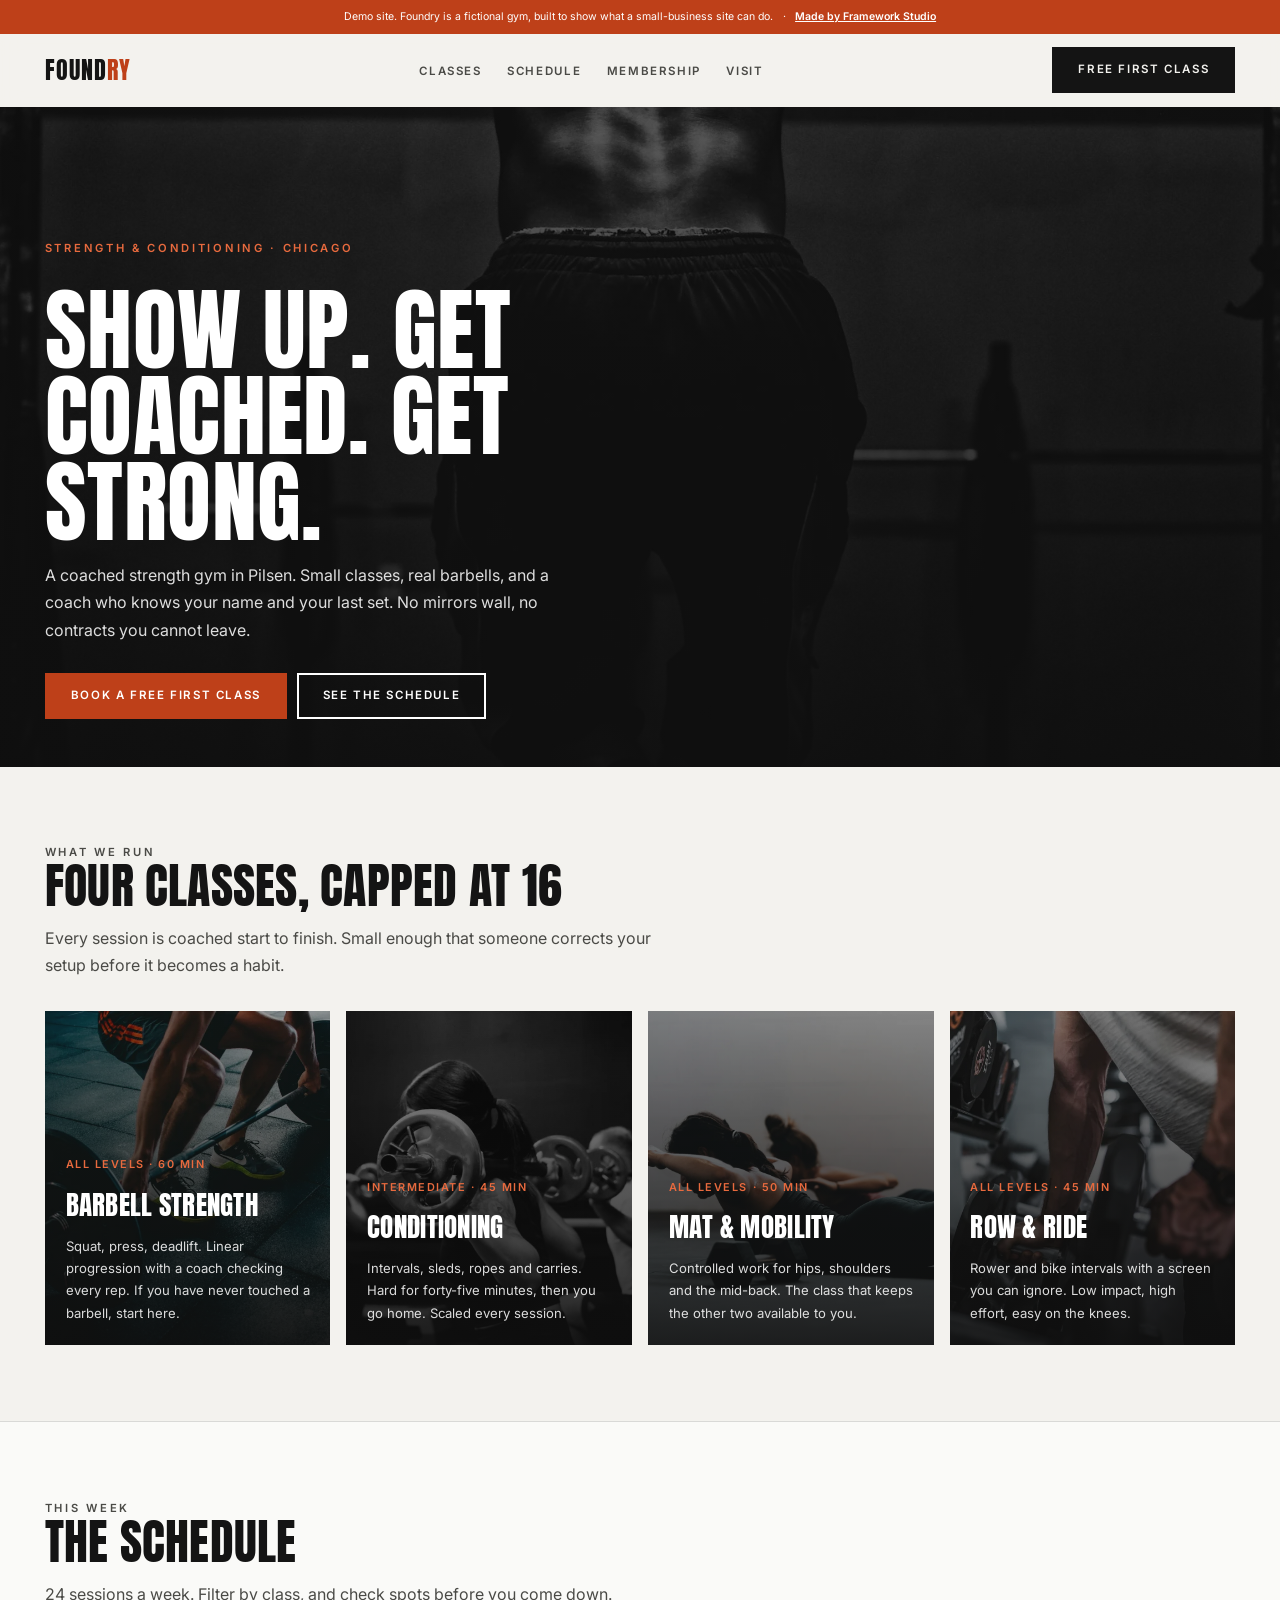
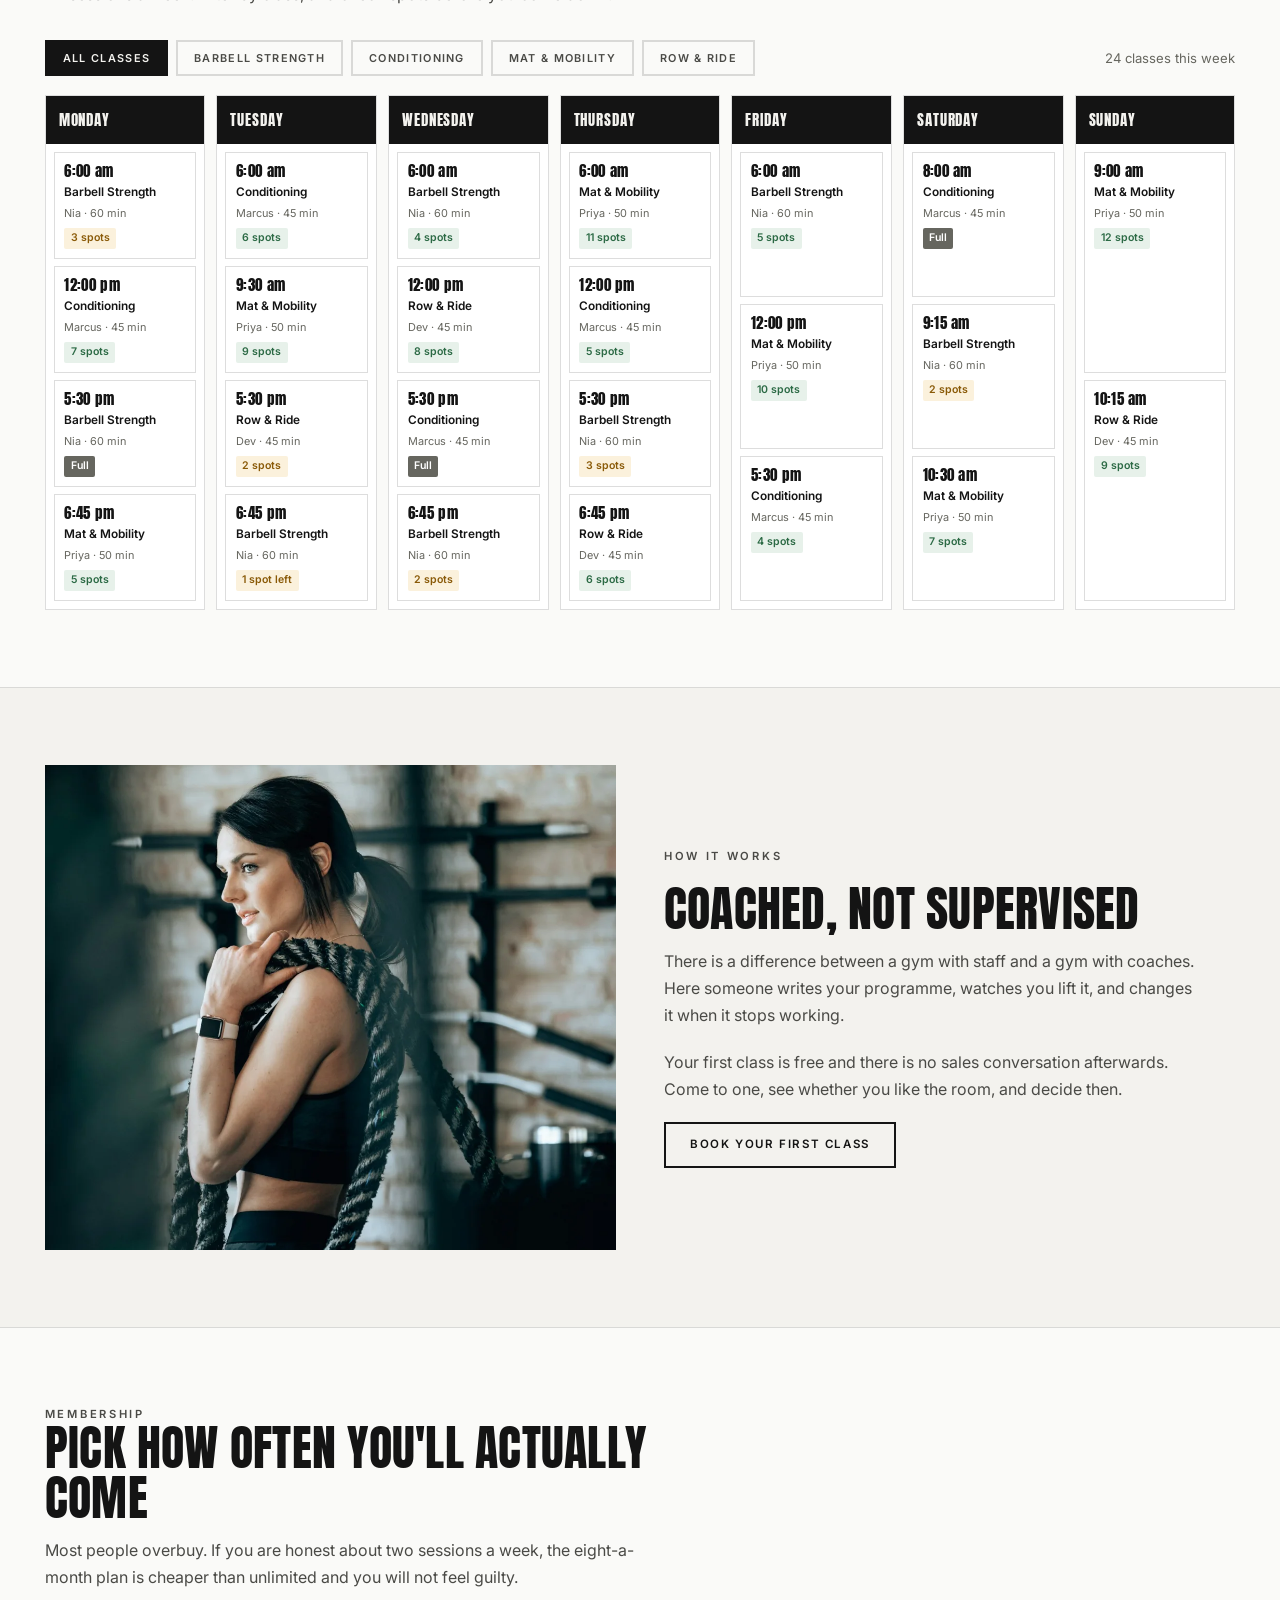
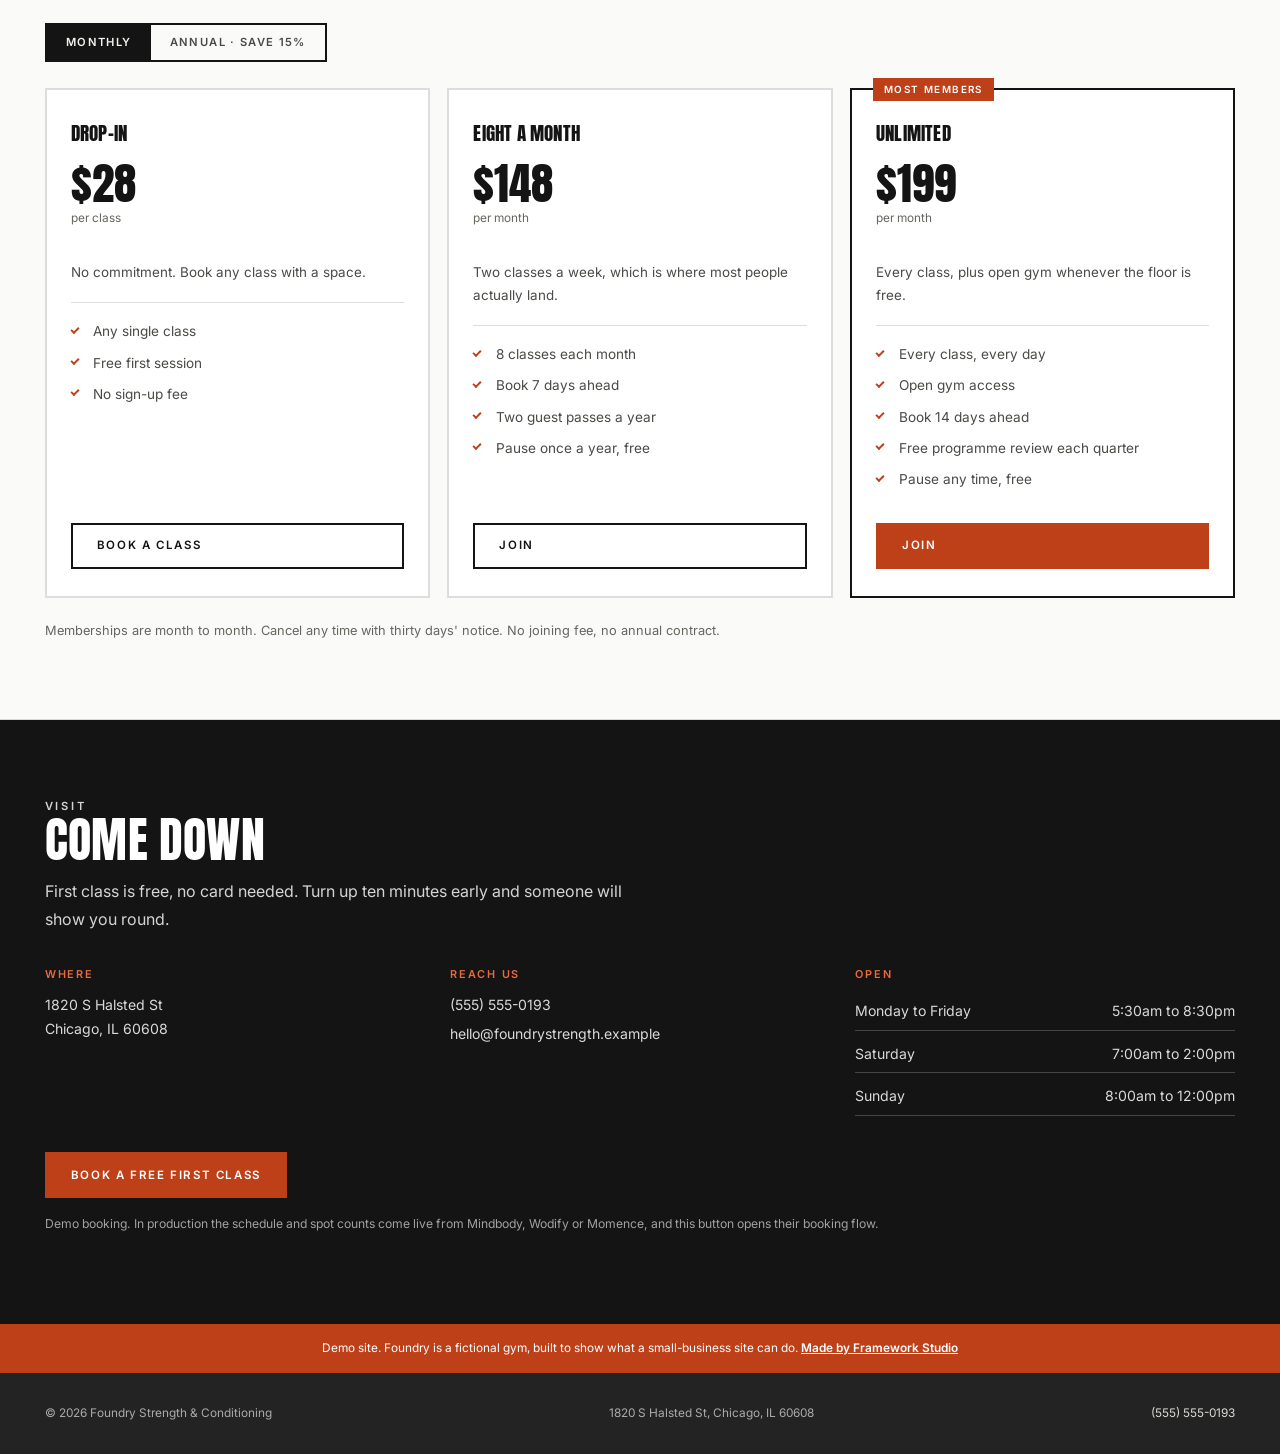
<file: index.html>
<!DOCTYPE html>
<html lang="en">
<head>
<meta charset="utf-8">
<meta name="viewport" content="width=device-width,initial-scale=1">
<title>Foundry Strength &amp; Conditioning | Chicago</title>
<meta name="description" content="A coached strength gym in Pilsen.">
<meta property="og:title" content="Foundry — Strength &amp; Conditioning">
<meta property="og:description" content="A coached strength gym in Pilsen.">
<link rel="preconnect" href="https://fonts.googleapis.com">
<link rel="preconnect" href="https://fonts.gstatic.com" crossorigin>
<link href="https://fonts.googleapis.com/css2?family=Anton&family=Inter:wght@300;400;500;600&display=swap" rel="stylesheet">
<link rel="stylesheet" href="assets/css/styles.css">
<script type="application/ld+json">{"@context":"https://schema.org","@type":"ExerciseGym","name":"Foundry Strength & Conditioning","description":"A coached strength gym in Pilsen. Small classes, real barbells, and a coach who knows your name and your last set. No mirrors wall, no contracts you cannot leave.","telephone":"(555) 555-0193","email":"hello@foundrystrength.example","address":{"@type":"PostalAddress","streetAddress":"1820 S Halsted St","addressLocality":"Chicago"}}</script>
</head>
<body>
<a class="skip" href="#schedule">Skip to the schedule</a>
<div class="demo-bar" role="note"><p>Demo site. Foundry is a fictional gym, built to show what a small-business site can do.</p><span class="sep">&middot;</span>
  <a href="https://tahvia127.github.io/framework-studio/" target="_blank" rel="noopener noreferrer">Made by Framework Studio</a></div>

<header class="nav" id="nav"><div class="shell">
  <a class="logo" href="#top">Found<span>ry</span></a>
  <nav aria-label="Primary"><ul>
    <li><a href="#classes">Classes</a></li>
    <li><a href="#schedule">Schedule</a></li>
    <li><a href="#membership">Membership</a></li>
    <li><a href="#visit">Visit</a></li>
  </ul></nav>
  <a class="btn fill" href="#visit">Free first class</a>
</div></header>

<header class="hero" id="top">
  <img src="assets/img/hero.webp" alt="" width="1600" height="1067" fetchpriority="high">
  <div class="inner"><div class="shell">
    <p class="eyebrow">Strength &amp; Conditioning &middot; Chicago</p>
    <h1>Show up. Get coached. Get strong.</h1>
    <p>A coached strength gym in Pilsen. Small classes, real barbells, and a coach who knows your name and your last set. No mirrors wall, no contracts you cannot leave.</p>
    <div class="cta">
      <a class="btn flame" href="#visit">Book a free first class</a>
      <a class="btn light" href="#schedule">See the schedule</a>
    </div>
  </div></div>
</header>

<main>

<section class="section" id="classes"><div class="shell">
  <div class="head rv">
    <p class="eyebrow">What we run</p>
    <h2>Four classes, capped at 16</h2>
    <p>Every session is coached start to finish. Small enough that someone corrects your setup before it becomes a habit.</p>
  </div>
  <div class="cls-grid">
      <article class="cls rv" style="--i:0">
        <img src="assets/img/cls-strength.webp" alt="Barbell Strength" loading="lazy" width="900" height="1050">
        <div class="cap">
          <p class="meta">All levels &middot; 60 min</p>
          <h3>Barbell Strength</h3>
          <p>Squat, press, deadlift. Linear progression with a coach checking every rep. If you have never touched a barbell, start here.</p>
        </div>
      </article>
      <article class="cls rv" style="--i:1">
        <img src="assets/img/cls-condition.webp" alt="Conditioning" loading="lazy" width="900" height="1050">
        <div class="cap">
          <p class="meta">Intermediate &middot; 45 min</p>
          <h3>Conditioning</h3>
          <p>Intervals, sleds, ropes and carries. Hard for forty-five minutes, then you go home. Scaled every session.</p>
        </div>
      </article>
      <article class="cls rv" style="--i:2">
        <img src="assets/img/cls-mat.webp" alt="Mat &amp; Mobility" loading="lazy" width="900" height="1050">
        <div class="cap">
          <p class="meta">All levels &middot; 50 min</p>
          <h3>Mat &amp; Mobility</h3>
          <p>Controlled work for hips, shoulders and the mid-back. The class that keeps the other two available to you.</p>
        </div>
      </article>
      <article class="cls rv" style="--i:3">
        <img src="assets/img/cls-cycle.webp" alt="Row &amp; Ride" loading="lazy" width="900" height="1050">
        <div class="cap">
          <p class="meta">All levels &middot; 45 min</p>
          <h3>Row &amp; Ride</h3>
          <p>Rower and bike intervals with a screen you can ignore. Low impact, high effort, easy on the knees.</p>
        </div>
      </article></div>
</div></section>

<section class="section section-alt" id="schedule"><div class="shell">
  <div class="head rv">
    <p class="eyebrow">This week</p>
    <h2>The schedule</h2>
    <p>24 sessions a week. Filter by class, and check spots before you come down.</p>
  </div>
  <div class="sched-bar rv" role="group" aria-label="Filter the schedule by class">
    <button class="fbtn" type="button" data-f="" aria-pressed="true">All classes</button><button class="fbtn" type="button" data-f="strength" aria-pressed="false">Barbell Strength</button><button class="fbtn" type="button" data-f="condition" aria-pressed="false">Conditioning</button><button class="fbtn" type="button" data-f="mat" aria-pressed="false">Mat &amp; Mobility</button><button class="fbtn" type="button" data-f="cycle" aria-pressed="false">Row &amp; Ride</button>
    <span class="sched-count" id="schedCount" aria-live="polite"></span>
  </div>
  <div class="week">
        <div class="day">
          <h4>Monday</h4>
          <ul>
            <li class="sess" data-c="strength">
              <span class="tm">6:00 am</span>
              <span class="nm">Barbell Strength</span>
              <span class="co">Nia &middot; 60 min</span>
              <span class="sp low">3 spots</span>
            </li>
            <li class="sess" data-c="condition">
              <span class="tm">12:00 pm</span>
              <span class="nm">Conditioning</span>
              <span class="co">Marcus &middot; 45 min</span>
              <span class="sp open">7 spots</span>
            </li>
            <li class="sess" data-c="strength">
              <span class="tm">5:30 pm</span>
              <span class="nm">Barbell Strength</span>
              <span class="co">Nia &middot; 60 min</span>
              <span class="sp full">Full</span>
            </li>
            <li class="sess" data-c="mat">
              <span class="tm">6:45 pm</span>
              <span class="nm">Mat &amp; Mobility</span>
              <span class="co">Priya &middot; 50 min</span>
              <span class="sp open">5 spots</span>
            </li>
          </ul>
          <p class="none" hidden>Nothing on</p>
        </div>
        <div class="day">
          <h4>Tuesday</h4>
          <ul>
            <li class="sess" data-c="condition">
              <span class="tm">6:00 am</span>
              <span class="nm">Conditioning</span>
              <span class="co">Marcus &middot; 45 min</span>
              <span class="sp open">6 spots</span>
            </li>
            <li class="sess" data-c="mat">
              <span class="tm">9:30 am</span>
              <span class="nm">Mat &amp; Mobility</span>
              <span class="co">Priya &middot; 50 min</span>
              <span class="sp open">9 spots</span>
            </li>
            <li class="sess" data-c="cycle">
              <span class="tm">5:30 pm</span>
              <span class="nm">Row &amp; Ride</span>
              <span class="co">Dev &middot; 45 min</span>
              <span class="sp low">2 spots</span>
            </li>
            <li class="sess" data-c="strength">
              <span class="tm">6:45 pm</span>
              <span class="nm">Barbell Strength</span>
              <span class="co">Nia &middot; 60 min</span>
              <span class="sp low">1 spot left</span>
            </li>
          </ul>
          <p class="none" hidden>Nothing on</p>
        </div>
        <div class="day">
          <h4>Wednesday</h4>
          <ul>
            <li class="sess" data-c="strength">
              <span class="tm">6:00 am</span>
              <span class="nm">Barbell Strength</span>
              <span class="co">Nia &middot; 60 min</span>
              <span class="sp open">4 spots</span>
            </li>
            <li class="sess" data-c="cycle">
              <span class="tm">12:00 pm</span>
              <span class="nm">Row &amp; Ride</span>
              <span class="co">Dev &middot; 45 min</span>
              <span class="sp open">8 spots</span>
            </li>
            <li class="sess" data-c="condition">
              <span class="tm">5:30 pm</span>
              <span class="nm">Conditioning</span>
              <span class="co">Marcus &middot; 45 min</span>
              <span class="sp full">Full</span>
            </li>
            <li class="sess" data-c="strength">
              <span class="tm">6:45 pm</span>
              <span class="nm">Barbell Strength</span>
              <span class="co">Nia &middot; 60 min</span>
              <span class="sp low">2 spots</span>
            </li>
          </ul>
          <p class="none" hidden>Nothing on</p>
        </div>
        <div class="day">
          <h4>Thursday</h4>
          <ul>
            <li class="sess" data-c="mat">
              <span class="tm">6:00 am</span>
              <span class="nm">Mat &amp; Mobility</span>
              <span class="co">Priya &middot; 50 min</span>
              <span class="sp open">11 spots</span>
            </li>
            <li class="sess" data-c="condition">
              <span class="tm">12:00 pm</span>
              <span class="nm">Conditioning</span>
              <span class="co">Marcus &middot; 45 min</span>
              <span class="sp open">5 spots</span>
            </li>
            <li class="sess" data-c="strength">
              <span class="tm">5:30 pm</span>
              <span class="nm">Barbell Strength</span>
              <span class="co">Nia &middot; 60 min</span>
              <span class="sp low">3 spots</span>
            </li>
            <li class="sess" data-c="cycle">
              <span class="tm">6:45 pm</span>
              <span class="nm">Row &amp; Ride</span>
              <span class="co">Dev &middot; 45 min</span>
              <span class="sp open">6 spots</span>
            </li>
          </ul>
          <p class="none" hidden>Nothing on</p>
        </div>
        <div class="day">
          <h4>Friday</h4>
          <ul>
            <li class="sess" data-c="strength">
              <span class="tm">6:00 am</span>
              <span class="nm">Barbell Strength</span>
              <span class="co">Nia &middot; 60 min</span>
              <span class="sp open">5 spots</span>
            </li>
            <li class="sess" data-c="mat">
              <span class="tm">12:00 pm</span>
              <span class="nm">Mat &amp; Mobility</span>
              <span class="co">Priya &middot; 50 min</span>
              <span class="sp open">10 spots</span>
            </li>
            <li class="sess" data-c="condition">
              <span class="tm">5:30 pm</span>
              <span class="nm">Conditioning</span>
              <span class="co">Marcus &middot; 45 min</span>
              <span class="sp open">4 spots</span>
            </li>
          </ul>
          <p class="none" hidden>Nothing on</p>
        </div>
        <div class="day">
          <h4>Saturday</h4>
          <ul>
            <li class="sess" data-c="condition">
              <span class="tm">8:00 am</span>
              <span class="nm">Conditioning</span>
              <span class="co">Marcus &middot; 45 min</span>
              <span class="sp full">Full</span>
            </li>
            <li class="sess" data-c="strength">
              <span class="tm">9:15 am</span>
              <span class="nm">Barbell Strength</span>
              <span class="co">Nia &middot; 60 min</span>
              <span class="sp low">2 spots</span>
            </li>
            <li class="sess" data-c="mat">
              <span class="tm">10:30 am</span>
              <span class="nm">Mat &amp; Mobility</span>
              <span class="co">Priya &middot; 50 min</span>
              <span class="sp open">7 spots</span>
            </li>
          </ul>
          <p class="none" hidden>Nothing on</p>
        </div>
        <div class="day">
          <h4>Sunday</h4>
          <ul>
            <li class="sess" data-c="mat">
              <span class="tm">9:00 am</span>
              <span class="nm">Mat &amp; Mobility</span>
              <span class="co">Priya &middot; 50 min</span>
              <span class="sp open">12 spots</span>
            </li>
            <li class="sess" data-c="cycle">
              <span class="tm">10:15 am</span>
              <span class="nm">Row &amp; Ride</span>
              <span class="co">Dev &middot; 45 min</span>
              <span class="sp open">9 spots</span>
            </li>
          </ul>
          <p class="none" hidden>Nothing on</p>
        </div></div>
</div></section>

<section class="section"><div class="shell split">
  <div class="im rv"><img src="assets/img/about.webp" alt="" loading="lazy" width="1100" height="935"></div>
  <div class="rv">
    <p class="eyebrow">How it works</p>
    <h2>Coached, not supervised</h2>
    <p>There is a difference between a gym with staff and a gym with coaches. Here someone writes your programme, watches you lift it, and changes it when it stops working.</p>
    <p>Your first class is free and there is no sales conversation afterwards. Come to one, see whether you like the room, and decide then.</p>
    <a class="btn" href="#visit">Book your first class</a>
  </div>
</div></section>

<section class="section section-alt" id="membership"><div class="shell">
  <div class="head rv">
    <p class="eyebrow">Membership</p>
    <h2>Pick how often you'll actually come</h2>
    <p>Most people overbuy. If you are honest about two sessions a week, the eight-a-month plan is cheaper than unlimited and you will not feel guilty.</p>
  </div>
  <div class="toggle rv" role="group" aria-label="Billing period">
    <button type="button" data-p="monthly" aria-pressed="true">Monthly</button>
    <button type="button" data-p="annual" aria-pressed="false">Annual &middot; save 15%</button>
  </div>
  <div class="tiers">
      <article class="tier rv" data-monthly="28" data-oneoff="1">
        
        <h3>Drop-in</h3>
        <p class="pr">$<span class="amt">28</span></p>
        <p class="unit">per class</p>
        <p class="save"></p>
        <p class="nt">No commitment. Book any class with a space.</p>
        <ul><li>Any single class</li><li>Free first session</li><li>No sign-up fee</li></ul>
        <a class="btn " href="#visit">Book a class</a>
      </article>
      <article class="tier rv" data-monthly="148">
        
        <h3>Eight a month</h3>
        <p class="pr">$<span class="amt">148</span></p>
        <p class="unit">per month</p>
        <p class="save"></p>
        <p class="nt">Two classes a week, which is where most people actually land.</p>
        <ul><li>8 classes each month</li><li>Book 7 days ahead</li><li>Two guest passes a year</li><li>Pause once a year, free</li></ul>
        <a class="btn " href="#visit">Join</a>
      </article>
      <article class="tier rv f" data-monthly="199">
        <span class="flag">Most members</span>
        <h3>Unlimited</h3>
        <p class="pr">$<span class="amt">199</span></p>
        <p class="unit">per month</p>
        <p class="save"></p>
        <p class="nt">Every class, plus open gym whenever the floor is free.</p>
        <ul><li>Every class, every day</li><li>Open gym access</li><li>Book 14 days ahead</li><li>Free programme review each quarter</li><li>Pause any time, free</li></ul>
        <a class="btn flame" href="#visit">Join</a>
      </article></div>
  <p class="terms">Memberships are month to month. Cancel any time with thirty days' notice. No joining fee, no annual contract.</p>
</div></section>

<section class="section dark" id="visit"><div class="shell">
  <div class="head rv"><p class="eyebrow">Visit</p><h2>Come down</h2>
    <p>First class is free, no card needed. Turn up ten minutes early and someone will show you round.</p></div>
  <div class="info">
    <div class="rv"><h4>Where</h4><p>1820 S Halsted St<br>Chicago, IL 60608</p></div>
    <div class="rv"><h4>Reach us</h4><p><a href="tel:5555550193">(555) 555-0193</a></p><p><a href="mailto:hello@foundrystrength.example">hello@foundrystrength.example</a></p></div>
    <div class="rv"><h4>Open</h4><p class="hrs"><span>Monday to Friday</span><span>5:30am to 8:30pm</span></p><p class="hrs"><span>Saturday</span><span>7:00am to 2:00pm</span></p><p class="hrs"><span>Sunday</span><span>8:00am to 12:00pm</span></p></div>
  </div>
  <p style="margin-top:2rem"><a class="btn flame" href="tel:5555550193">Book a free first class</a></p>
  <p style="font-size:.76rem;color:rgba(255,255,255,.6);margin-top:1rem">Demo booking. In production the schedule and spot counts come live from Mindbody, Wodify or Momence, and this button opens their booking flow.</p>
</div></section>

</main>

<div class="demo-foot">Demo site. Foundry is a fictional gym, built to show what a small-business site can do.
  <a href="https://tahvia127.github.io/framework-studio/" target="_blank" rel="noopener noreferrer">Made by Framework Studio</a></div>
<footer><div class="shell">
  <span>&copy; <span id="yr">2026</span> Foundry Strength &amp; Conditioning</span>
  <span>1820 S Halsted St, Chicago, IL 60608</span>
  <span><a href="tel:5555550193">(555) 555-0193</a></span>
</div></footer>
<script>
document.getElementById('yr').textContent=new Date().getFullYear();
var nav=document.getElementById('nav');
addEventListener('scroll',function(){nav.classList.toggle('stuck',scrollY>12)},{passive:true});
if('IntersectionObserver' in window && !matchMedia('(prefers-reduced-motion: reduce)').matches){
  var io=new IntersectionObserver(function(es){es.forEach(function(e){
    if(e.isIntersecting){e.target.classList.add('in');io.unobserve(e.target)}})},{threshold:.05});
  document.querySelectorAll('.rv').forEach(function(el){io.observe(el)});
}else{document.querySelectorAll('.rv').forEach(function(el){el.classList.add('in')})}

/* schedule filter */
var sessions=[].slice.call(document.querySelectorAll('.sess')),
    fbtns=document.querySelectorAll('.fbtn'), count=document.getElementById('schedCount');
function paintCount(){
  var vis=sessions.filter(function(s){return !s.hidden}).length;
  count.textContent = vis + (vis===1?' class':' classes') + ' this week';
  document.querySelectorAll('.day').forEach(function(day){
    var any=[].slice.call(day.querySelectorAll('.sess')).some(function(s){return !s.hidden});
    day.querySelector('.none').hidden = any;
  });
}
fbtns.forEach(function(b){ b.addEventListener('click',function(){
  fbtns.forEach(function(o){o.setAttribute('aria-pressed',String(o===b))});
  var f=b.dataset.f;
  sessions.forEach(function(s){ s.hidden = !!f && s.dataset.c!==f });
  paintCount();
})});
paintCount();

/* monthly / annual */
var DISC=0.15, tiers=document.querySelectorAll('.tier'),
    tbtns=document.querySelectorAll('.toggle button');
function price(annual){
  tiers.forEach(function(t){
    var base=+t.dataset.monthly, one=t.dataset.oneoff==='1';
    var v = (annual && !one) ? Math.round(base*(1-DISC)) : base;
    t.querySelector('.amt').textContent=v;
    var save=t.querySelector('.save');
    save.textContent = (annual && !one) ? 'Save $'+((base-v)*12)+' a year' : '';
  });
}
tbtns.forEach(function(b){ b.addEventListener('click',function(){
  tbtns.forEach(function(o){o.setAttribute('aria-pressed',String(o===b))});
  price(b.dataset.p==='annual');
})});
price(false);
</script>
</body>
</html>
</file>
<file: assets/css/styles.css>
/* ============================================================
   Foundry — Strength & Conditioning
   ============================================================ */
:root{
  --bone:#F3F2EE;--bone-2:#FAFAF8;--card:#FFFFFF;
  --ink:#141414;--ink-2:#232323;--soft:#4A4A46;--faint:#66665F;
  --flame:#BE4019;--flame-lt:#E86A3E;
  --line:rgba(20,20,20,.14);--line-lt:rgba(243,242,238,.22);
  --ok:#2C6A45;--warn:#8A5A08;
  --f-d:'Anton',Impact,sans-serif;
  --f-b:'Inter',-apple-system,BlinkMacSystemFont,'Segoe UI',sans-serif;
  --shell:min(1280px,93vw);--e:cubic-bezier(.22,.61,.36,1);--bar:34px;
}
*,*::before,*::after{box-sizing:border-box}
html{scroll-behavior:smooth;-webkit-text-size-adjust:100%}
@media (prefers-reduced-motion:reduce){html{scroll-behavior:auto}
  *,*::before,*::after{animation:none!important;transition:none!important}}
body{margin:0;padding-block-start:var(--bar);background:var(--bone);color:var(--ink);font-family:var(--f-b);
  font-size:clamp(.93rem,.9rem + .15vw,1rem);line-height:1.7;-webkit-font-smoothing:antialiased;overflow-x:hidden}
img{max-width:100%;display:block}
a{color:inherit;text-decoration:none}
button,select{font:inherit}button{cursor:pointer}
:focus-visible{outline:2.5px solid var(--flame);outline-offset:2px;border-radius:2px}
.shell{width:var(--shell);margin-inline:auto}
.skip{position:absolute;left:-9999px}
.skip:focus{left:1rem;top:1rem;z-index:500;background:var(--ink);color:#fff;padding:.7rem 1.1rem}

.demo-bar{position:fixed;top:0;inset-inline:0;z-index:400;height:var(--bar);display:flex;align-items:center;
  justify-content:center;gap:.6rem;background:var(--flame);color:#fff;font-size:.66rem;padding:0 1rem}
.demo-bar p{margin:0;overflow:hidden;text-overflow:ellipsis;white-space:nowrap}
.demo-bar a{text-decoration:underline;white-space:nowrap;font-weight:600}
.demo-foot{background:var(--flame);color:#fff;text-align:center;padding:.9rem 1rem;font-size:.74rem}
.demo-foot a{text-decoration:underline;font-weight:600}

/* nav */
.nav{position:sticky;top:var(--bar);z-index:300;padding:.8rem 0;background:color-mix(in srgb,var(--bone) 95%,transparent);
  backdrop-filter:blur(10px);border-block-end:1px solid transparent;transition:border-color .3s}
.nav.stuck{border-block-end-color:var(--line)}
.nav .shell{display:flex;align-items:center;justify-content:space-between;gap:1rem;flex-wrap:wrap}
.logo{font-family:var(--f-d);font-size:1.5rem;letter-spacing:.04em;text-transform:uppercase;line-height:1}
.logo span{color:var(--flame)}
.nav ul{display:flex;gap:1.6rem;list-style:none;margin:0;padding:0;align-items:center}
.nav ul a{font-size:.72rem;letter-spacing:.14em;text-transform:uppercase;font-weight:600;color:var(--soft);
  position:relative;padding-block-end:3px}
.nav ul a::after{content:'';position:absolute;left:0;bottom:0;width:100%;height:2px;background:var(--flame);
  transform:scaleX(0);transform-origin:right;transition:transform .35s var(--e)}
.nav ul a:hover{color:var(--ink)}.nav ul a:hover::after{transform:scaleX(1);transform-origin:left}
.btn{display:inline-block;padding:.7rem 1.5rem;font-size:.72rem;letter-spacing:.14em;text-transform:uppercase;
  font-weight:600;border:2px solid var(--ink);color:var(--ink);background:transparent;transition:all .25s var(--e)}
.btn:hover{background:var(--ink);color:var(--bone);transform:translateY(-2px)}
.btn.fill{background:var(--ink);color:var(--bone)}
.btn.fill:hover{background:var(--flame);border-color:var(--flame);color:#fff}
.btn.flame{background:var(--flame);border-color:var(--flame);color:#fff}
.btn.flame:hover{background:#A3360F;border-color:#A3360F}
.btn.light{border-color:#fff;color:#fff}
.btn.light:hover{background:#fff;color:var(--ink)}

/* hero */
.hero{position:relative;min-height:min(78vh,660px);display:grid;align-items:end;overflow:hidden;background:var(--ink)}
.hero>img{position:absolute;inset:0;width:100%;height:100%;object-fit:cover;opacity:.5}
.hero::after{content:'';position:absolute;inset:0;background:linear-gradient(180deg,rgba(15,15,15,.35),rgba(15,15,15,.92))}
.hero .inner{position:relative;z-index:2;padding:5rem 0 3rem;color:#fff}
.eyebrow{font-size:.7rem;letter-spacing:.24em;text-transform:uppercase;font-weight:600;color:var(--flame);margin:0 0 1rem}
.hero .eyebrow{color:var(--flame-lt)}
h1{font-family:var(--f-d);font-size:clamp(2.6rem,7.4vw,5.6rem);line-height:.96;letter-spacing:.005em;
  text-transform:uppercase;margin:0 0 1.1rem;max-width:16ch;font-weight:400}
.hero p{max-width:54ch;color:rgba(255,255,255,.86);margin:0 0 1.8rem}
.hero .cta{display:flex;gap:.6rem;flex-wrap:wrap}

.section{padding:clamp(2.8rem,6vw,4.8rem) 0}
.section-alt{background:var(--bone-2);border-block:1px solid var(--line)}
.dark{background:var(--ink);color:#fff}
.dark h2{color:#fff}.dark p{color:rgba(255,255,255,.82)}
.dark .eyebrow{color:var(--flame-lt)}
h2{font-family:var(--f-d);font-size:clamp(1.9rem,4.4vw,3rem);line-height:1.04;text-transform:uppercase;
  letter-spacing:.005em;margin:0 0 .8rem;font-weight:400}
h3{font-family:var(--f-d);font-size:1.35rem;text-transform:uppercase;letter-spacing:.01em;margin:0 0 .4rem;font-weight:400}
.head{max-width:62ch;margin-block-end:2rem}
.head p{color:var(--soft);margin:0}
.dark .head p{color:rgba(255,255,255,.82)}

/* class cards */
.cls-grid{display:grid;gap:1rem;grid-template-columns:repeat(auto-fit,minmax(235px,1fr))}
.cls{position:relative;overflow:hidden;background:var(--ink);aspect-ratio:3/3.5}
.cls img{position:absolute;inset:0;width:100%;height:100%;object-fit:cover;opacity:.62;transition:transform 1s var(--e),opacity .4s}
.cls:hover img{transform:scale(1.06);opacity:.74}
.cls::after{content:'';position:absolute;inset:0;background:linear-gradient(180deg,rgba(15,15,15,.1),rgba(15,15,15,.88))}
.cls .cap{position:absolute;inset:auto 0 0 0;z-index:2;padding:1.3rem;color:#fff}
.cls h3{color:#fff;font-size:1.7rem}
.cls .meta{font-size:.68rem;letter-spacing:.14em;text-transform:uppercase;color:var(--flame-lt);margin:0 0 .5rem;font-weight:600}
.cls p{margin:0;font-size:.82rem;color:rgba(255,255,255,.85)}

/* schedule */
.sched-bar{display:flex;gap:.5rem;flex-wrap:wrap;align-items:center;margin-block-end:1.2rem}
.fbtn{border:2px solid var(--line);background:transparent;padding:.42rem 1rem;font-size:.68rem;
  letter-spacing:.12em;text-transform:uppercase;font-weight:600;color:var(--soft);transition:all .22s}
.fbtn:hover{border-color:var(--ink);color:var(--ink)}
.fbtn[aria-pressed="true"]{background:var(--ink);border-color:var(--ink);color:var(--bone)}
.sched-count{margin-inline-start:auto;font-size:.82rem;color:var(--faint)}

.week{display:grid;gap:.7rem;grid-template-columns:repeat(7,1fr)}
@media(max-width:1100px){.week{grid-template-columns:repeat(4,1fr)}}
@media(max-width:720px){.week{grid-template-columns:1fr}}
.day{background:var(--card);border:1px solid var(--line);display:flex;flex-direction:column}
.day h4{font-family:var(--f-d);font-size:.95rem;text-transform:uppercase;letter-spacing:.06em;margin:0;
  padding:.7rem .8rem;background:var(--ink);color:var(--bone);font-weight:400}
.day ul{list-style:none;margin:0;padding:.5rem;display:grid;gap:.45rem;flex:1}
.sess{border:1px solid var(--line);padding:.55rem .6rem;transition:border-color .25s,background .25s}
.sess:hover{border-color:var(--flame)}
.sess[hidden]{display:none}
.sess .tm{font-family:var(--f-d);font-size:.95rem;letter-spacing:.02em;display:block;line-height:1.2}
.sess .nm{font-size:.74rem;font-weight:600;display:block;margin:.1rem 0}
.sess .co{font-size:.68rem;color:var(--faint);display:block}
.sess .sp{font-size:.66rem;font-weight:600;display:inline-block;margin-block-start:.35rem;
  padding:.08rem .4rem;border-radius:2px}
.sp.open{color:var(--ok);background:#E7F1EA}
.sp.low{color:var(--warn);background:#FBF1DC}
.sp.full{color:#fff;background:var(--faint)}
.day .none{font-size:.74rem;color:var(--faint);padding:.6rem;text-align:center}

/* memberships */
.toggle{display:inline-flex;border:2px solid var(--ink);margin-block-end:1.6rem}
.toggle button{padding:.5rem 1.2rem;font-size:.7rem;letter-spacing:.12em;text-transform:uppercase;font-weight:600;
  background:transparent;border:0;color:var(--soft)}
.toggle button[aria-pressed="true"]{background:var(--ink);color:var(--bone)}
.tiers{display:grid;gap:1.1rem;grid-template-columns:repeat(auto-fit,minmax(255px,1fr));align-items:stretch}
.tier{background:var(--card);border:2px solid var(--line);padding:1.7rem 1.5rem;display:flex;flex-direction:column;position:relative}
.tier.f{border-color:var(--ink)}
.tier .flag{position:absolute;top:-12px;inset-inline-start:1.3rem;background:var(--flame);color:#fff;
  padding:.2rem .7rem;font-size:.62rem;letter-spacing:.14em;text-transform:uppercase;font-weight:600}
.tier h3{font-size:1.2rem;margin-block-end:.15rem}
.tier .pr{font-family:var(--f-d);font-size:2.8rem;line-height:1;margin:.6rem 0 .1rem;font-weight:400}
.tier .unit{font-size:.74rem;color:var(--faint);margin:0 0 .3rem}
.tier .save{font-size:.72rem;color:var(--flame);font-weight:600;margin:0 0 1rem;min-height:1.1em}
.tier .nt{font-size:.84rem;color:var(--soft);margin:0 0 1.1rem;padding-block-end:1.1rem;border-block-end:1px solid var(--line)}
.tier ul{list-style:none;margin:0 0 1.5rem;padding:0;font-size:.85rem;color:var(--soft);flex:1}
.tier li{padding-inline-start:1.4rem;position:relative;margin-block-end:.5rem}
.tier li::before{content:'';position:absolute;inset-inline-start:0;top:.5em;width:8px;height:5px;
  border-inline-start:2px solid var(--flame);border-block-end:2px solid var(--flame);transform:rotate(-45deg)}
.terms{font-size:.8rem;color:var(--faint);margin:1.4rem 0 0}

/* split */
.split{display:grid;gap:clamp(1.6rem,4vw,3rem);grid-template-columns:1fr;align-items:center}
@media(min-width:900px){.split{grid-template-columns:1fr 1fr}.split.flip .im{order:2}}
.split .im{overflow:hidden;aspect-ratio:4/3.4;background:var(--bone-2)}
.split .im img{width:100%;height:100%;object-fit:cover}
.split p{color:var(--soft);margin:0 0 1.2rem;max-width:54ch}

.info{display:grid;gap:1.6rem;grid-template-columns:repeat(auto-fit,minmax(200px,1fr))}
.info h4{font-size:.68rem;letter-spacing:.16em;text-transform:uppercase;color:var(--flame-lt);margin:0 0 .6rem;font-weight:600}
.info p{font-size:.88rem;color:rgba(255,255,255,.84);margin:0 0 .3rem}
.hrs{display:flex;justify-content:space-between;gap:1rem;border-block-end:1px solid var(--line-lt);padding:.4rem 0}

footer{background:var(--ink-2);color:rgba(243,242,238,.66);padding:1.9rem 0;font-size:.74rem}
footer .shell{display:flex;justify-content:space-between;gap:1rem;flex-wrap:wrap}
footer a{color:rgba(243,242,238,.88)}footer a:hover{color:var(--flame-lt)}

.rv{opacity:0;transform:translateY(20px);transition:opacity .8s var(--e),transform .8s var(--e)}
.rv.in{opacity:1;transform:none}
@media (prefers-reduced-motion:reduce){.rv{opacity:1;transform:none}}

@media(max-width:860px){
  .nav nav{order:3;width:100%}
  .nav ul{gap:1.1rem;justify-content:center;width:100%;border-block-start:1px solid var(--line);padding-block-start:.5rem}
  .nav ul a{font-size:.64rem}
  .sched-count{margin-inline-start:0;width:100%}
}
@media(max-width:640px){:root{--bar:30px}.demo-bar{font-size:.56rem}.demo-bar a,.demo-bar .sep{display:none}}
</file>
